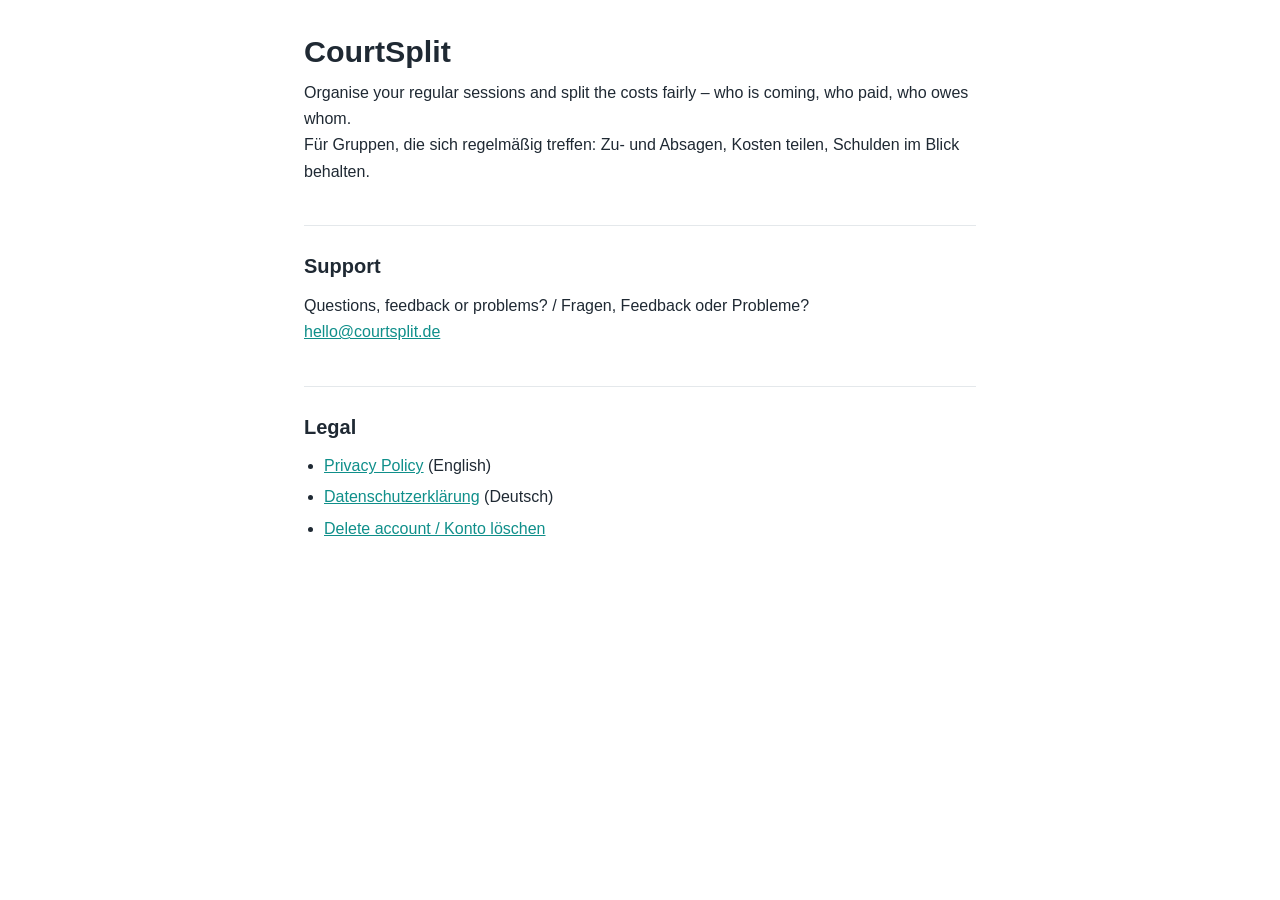
<file: index.html>
<!doctype html>
<html lang="en">
<head>
  <meta charset="utf-8">
  <meta name="viewport" content="width=device-width, initial-scale=1">
  <title>CourtSplit</title>
  <link rel="stylesheet" href="style.css">
</head>
<body>
<main>
  <h1>CourtSplit</h1>
  <p>
    Organise your regular sessions and split the costs fairly – who is coming, who paid, who owes whom.<br>
    Für Gruppen, die sich regelmäßig treffen: Zu- und Absagen, Kosten teilen, Schulden im Blick behalten.
  </p>

  <h2>Support</h2>
  <p>
    Questions, feedback or problems? / Fragen, Feedback oder Probleme?<br>
    <a href="mailto:hello@courtsplit.de">hello@courtsplit.de</a>
  </p>

  <h2>Legal</h2>
  <ul>
    <li><a href="privacy-en.html">Privacy Policy</a> (English)</li>
    <li><a href="privacy.html">Datenschutzerklärung</a> (Deutsch)</li>
    <li><a href="delete-account.html">Delete account / Konto löschen</a></li>
  </ul>
</main>
</body>
</html>
</file>
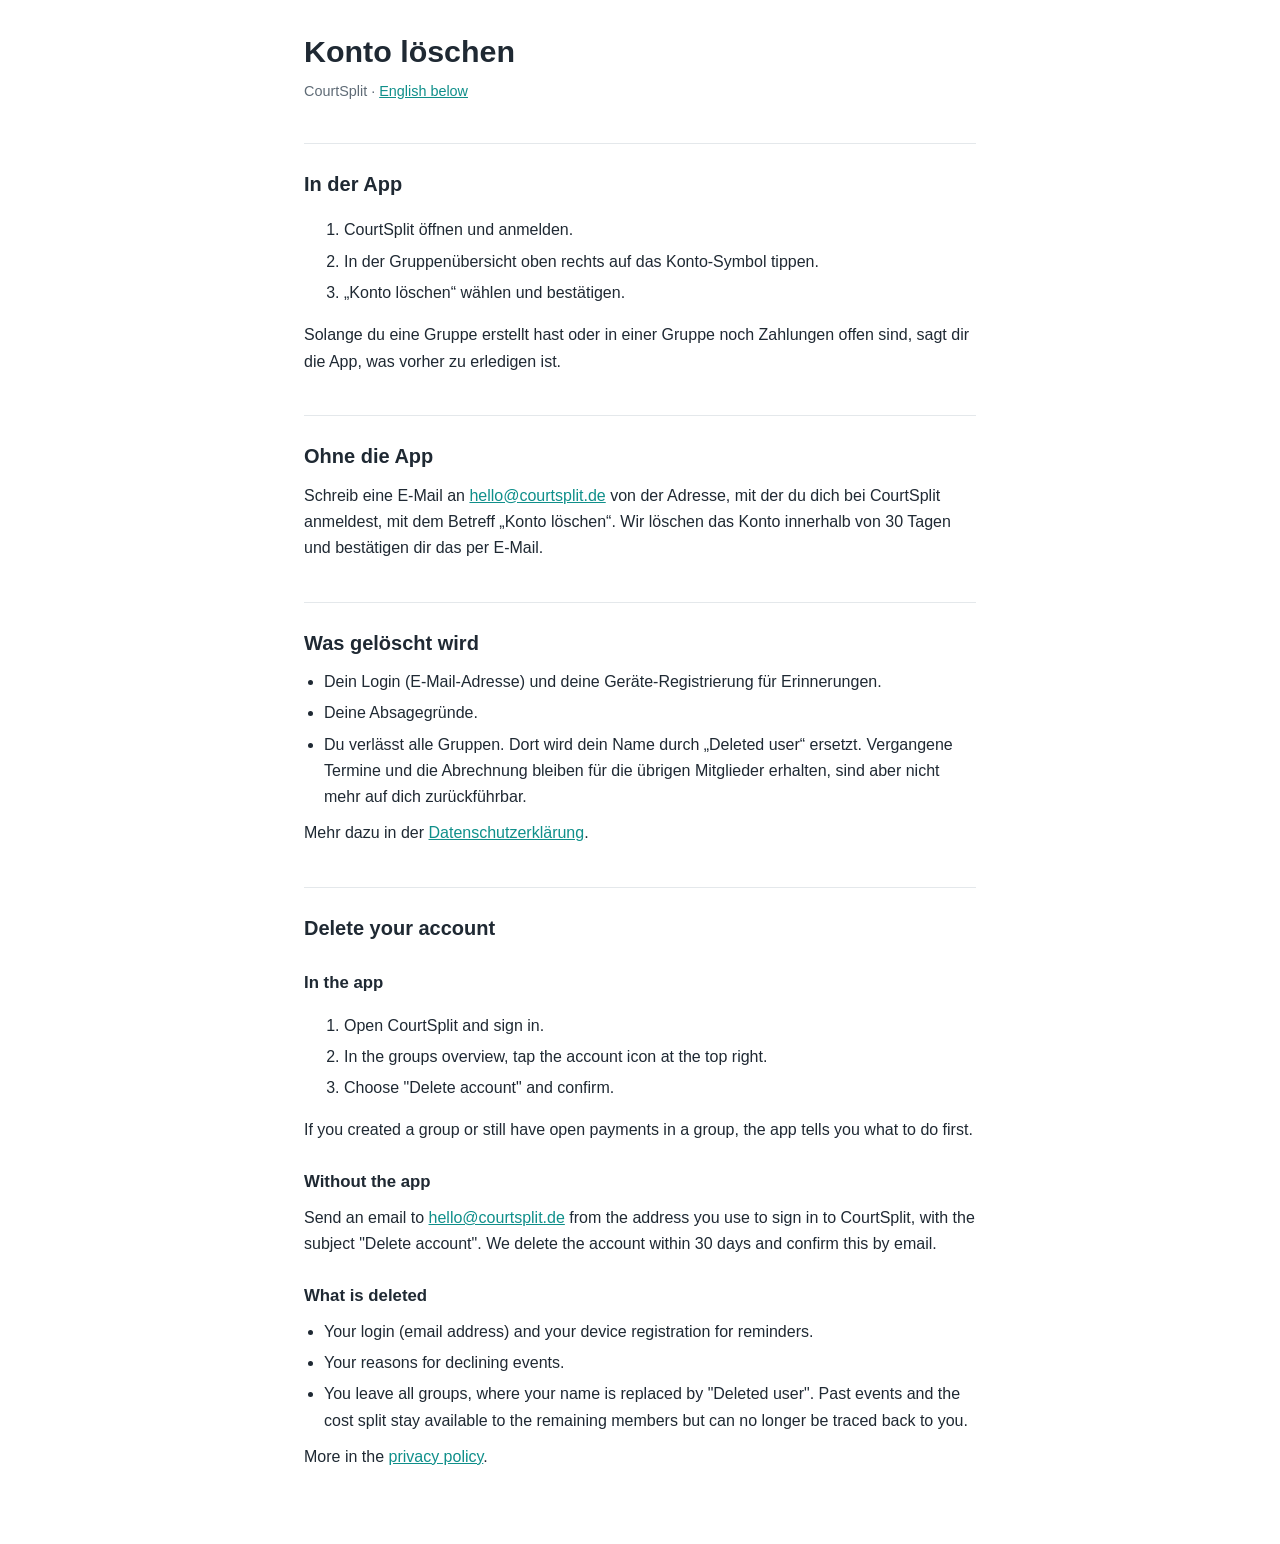
<file: delete-account.html>
<!doctype html>
<html lang="de">
<head>
  <meta charset="utf-8">
  <meta name="viewport" content="width=device-width, initial-scale=1">
  <title>Konto löschen – CourtSplit</title>
  <link rel="stylesheet" href="style.css">
</head>
<body>
<main>
  <h1>Konto löschen</h1>
  <p class="meta">CourtSplit · <a href="#en" hreflang="en">English below</a></p>

  <h2>In der App</h2>
  <ol>
    <li>CourtSplit öffnen und anmelden.</li>
    <li>In der Gruppenübersicht oben rechts auf das Konto-Symbol tippen.</li>
    <li>„Konto löschen“ wählen und bestätigen.</li>
  </ol>
  <p>
    Solange du eine Gruppe erstellt hast oder in einer Gruppe noch Zahlungen offen sind, sagt dir die
    App, was vorher zu erledigen ist.
  </p>

  <h2>Ohne die App</h2>
  <p>
    Schreib eine E-Mail an <a href="mailto:hello@courtsplit.de?subject=Konto%20l%C3%B6schen">hello@courtsplit.de</a>
    von der Adresse, mit der du dich bei CourtSplit anmeldest, mit dem Betreff „Konto löschen“. Wir
    löschen das Konto innerhalb von 30 Tagen und bestätigen dir das per E-Mail.
  </p>

  <h2>Was gelöscht wird</h2>
  <ul>
    <li>Dein Login (E-Mail-Adresse) und deine Geräte-Registrierung für Erinnerungen.</li>
    <li>Deine Absagegründe.</li>
    <li>
      Du verlässt alle Gruppen. Dort wird dein Name durch „Deleted user“ ersetzt. Vergangene Termine und
      die Abrechnung bleiben für die übrigen Mitglieder erhalten, sind aber nicht mehr auf dich
      zurückführbar.
    </li>
  </ul>
  <p>Mehr dazu in der <a href="privacy.html">Datenschutzerklärung</a>.</p>

  <h2 id="en" lang="en">Delete your account</h2>
  <div lang="en">
    <h3>In the app</h3>
    <ol>
      <li>Open CourtSplit and sign in.</li>
      <li>In the groups overview, tap the account icon at the top right.</li>
      <li>Choose "Delete account" and confirm.</li>
    </ol>
    <p>
      If you created a group or still have open payments in a group, the app tells you what to do first.
    </p>

    <h3>Without the app</h3>
    <p>
      Send an email to <a href="mailto:hello@courtsplit.de?subject=Delete%20account">hello@courtsplit.de</a>
      from the address you use to sign in to CourtSplit, with the subject "Delete account". We delete the
      account within 30 days and confirm this by email.
    </p>

    <h3>What is deleted</h3>
    <ul>
      <li>Your login (email address) and your device registration for reminders.</li>
      <li>Your reasons for declining events.</li>
      <li>
        You leave all groups, where your name is replaced by "Deleted user". Past events and the cost
        split stay available to the remaining members but can no longer be traced back to you.
      </li>
    </ul>
    <p>More in the <a href="privacy-en.html">privacy policy</a>.</p>
  </div>
</main>
</body>
</html>
</file>
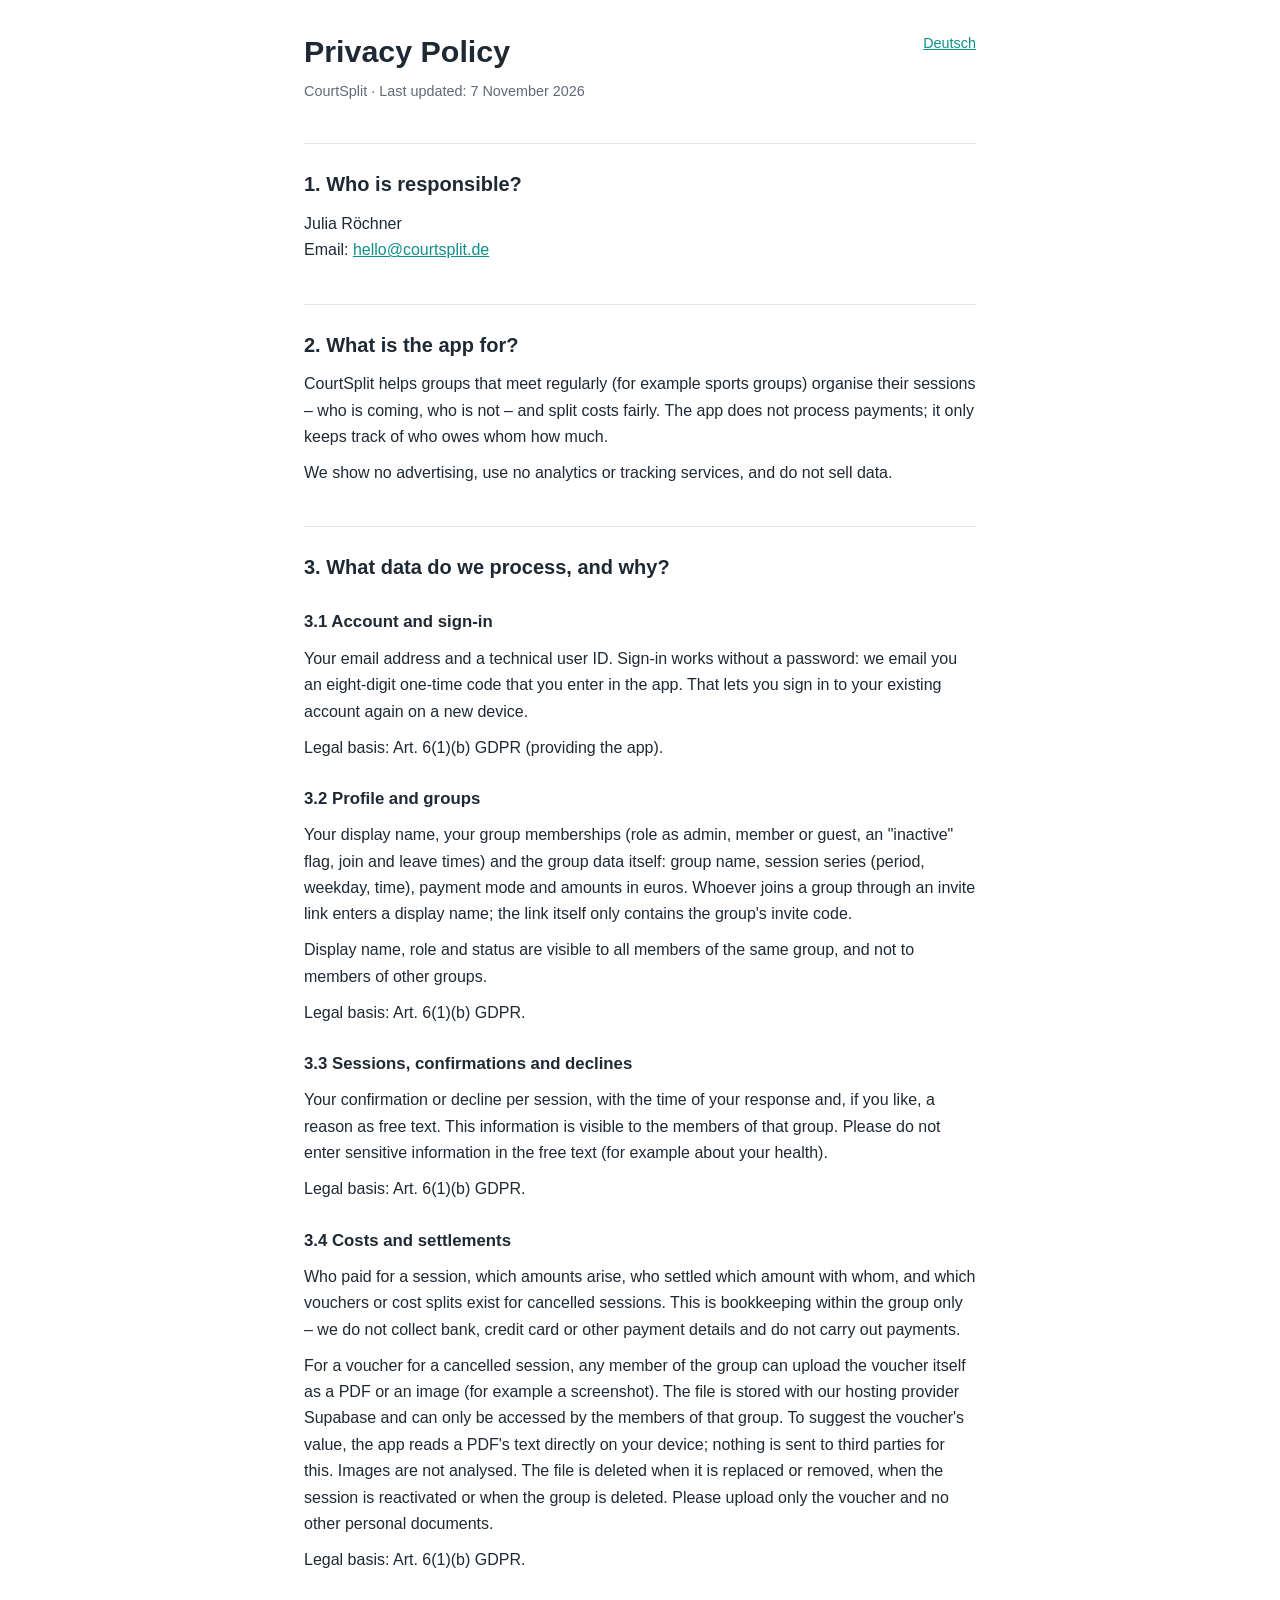
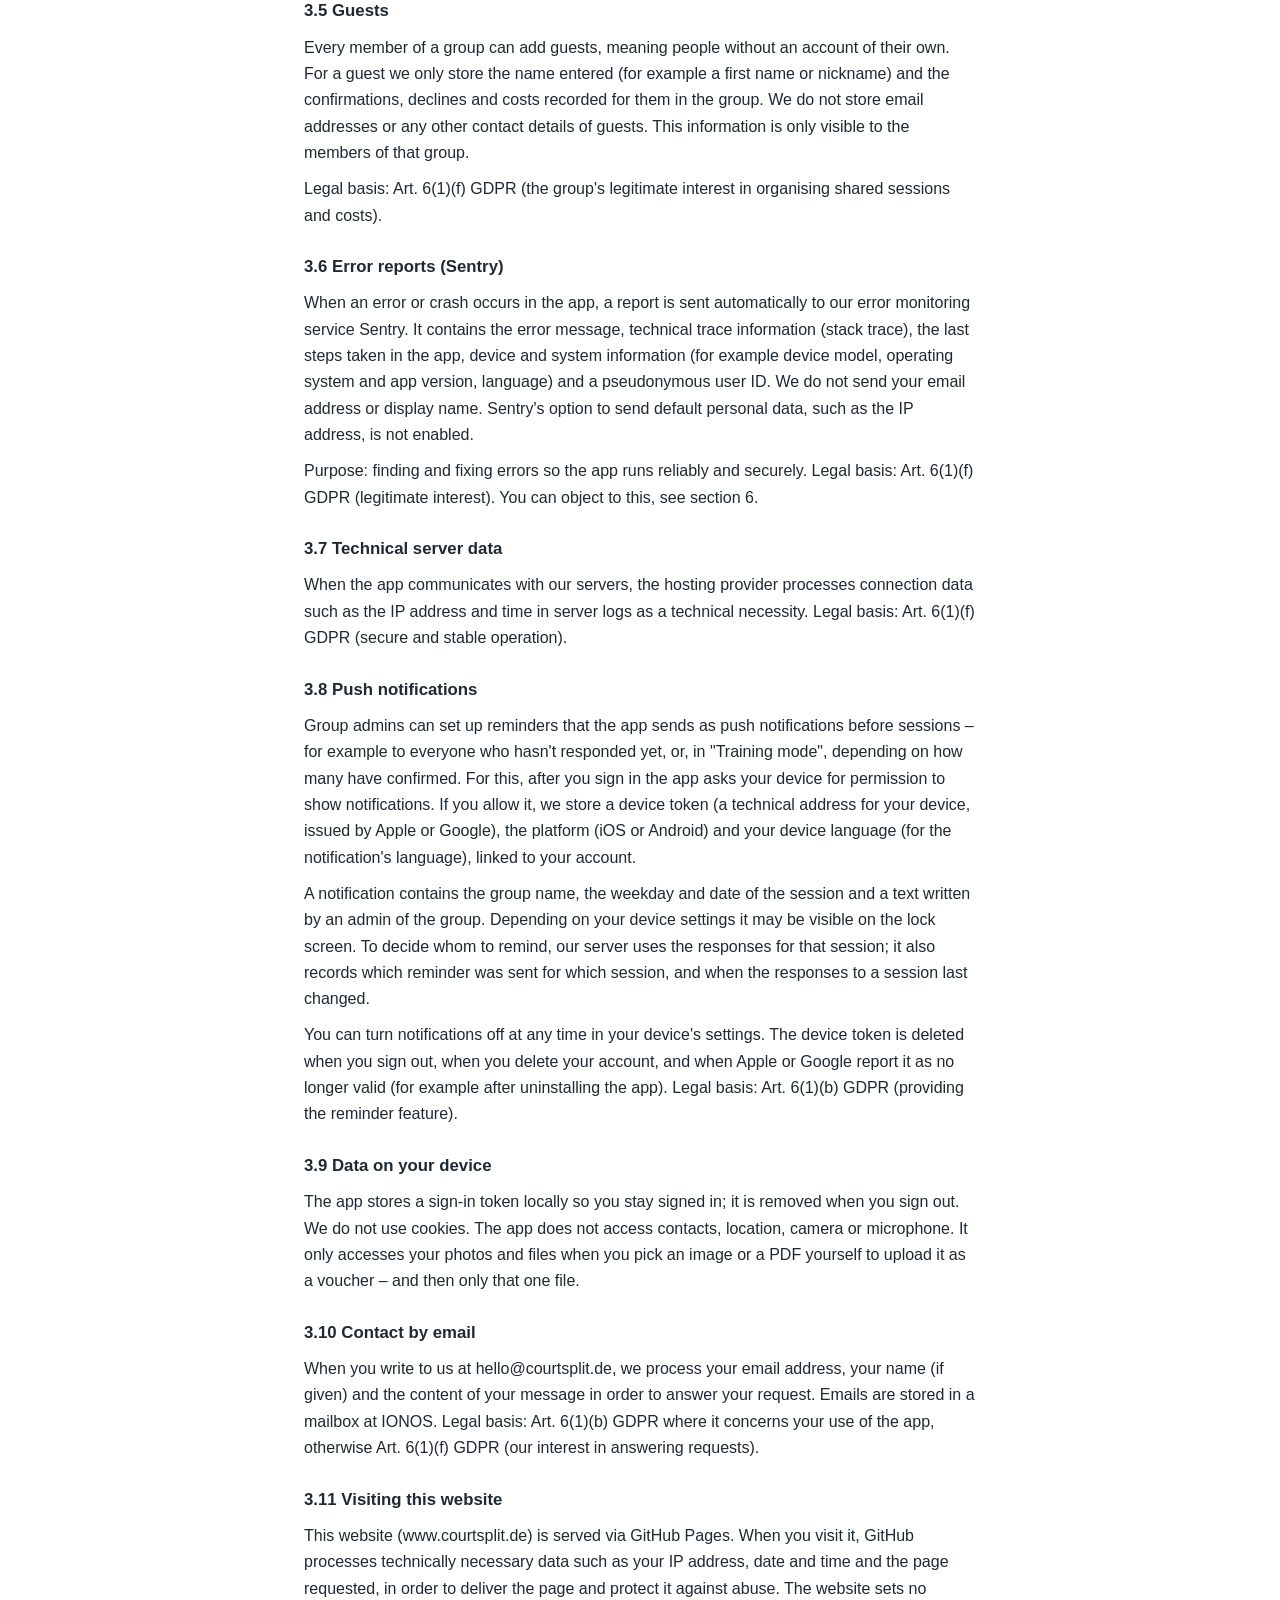
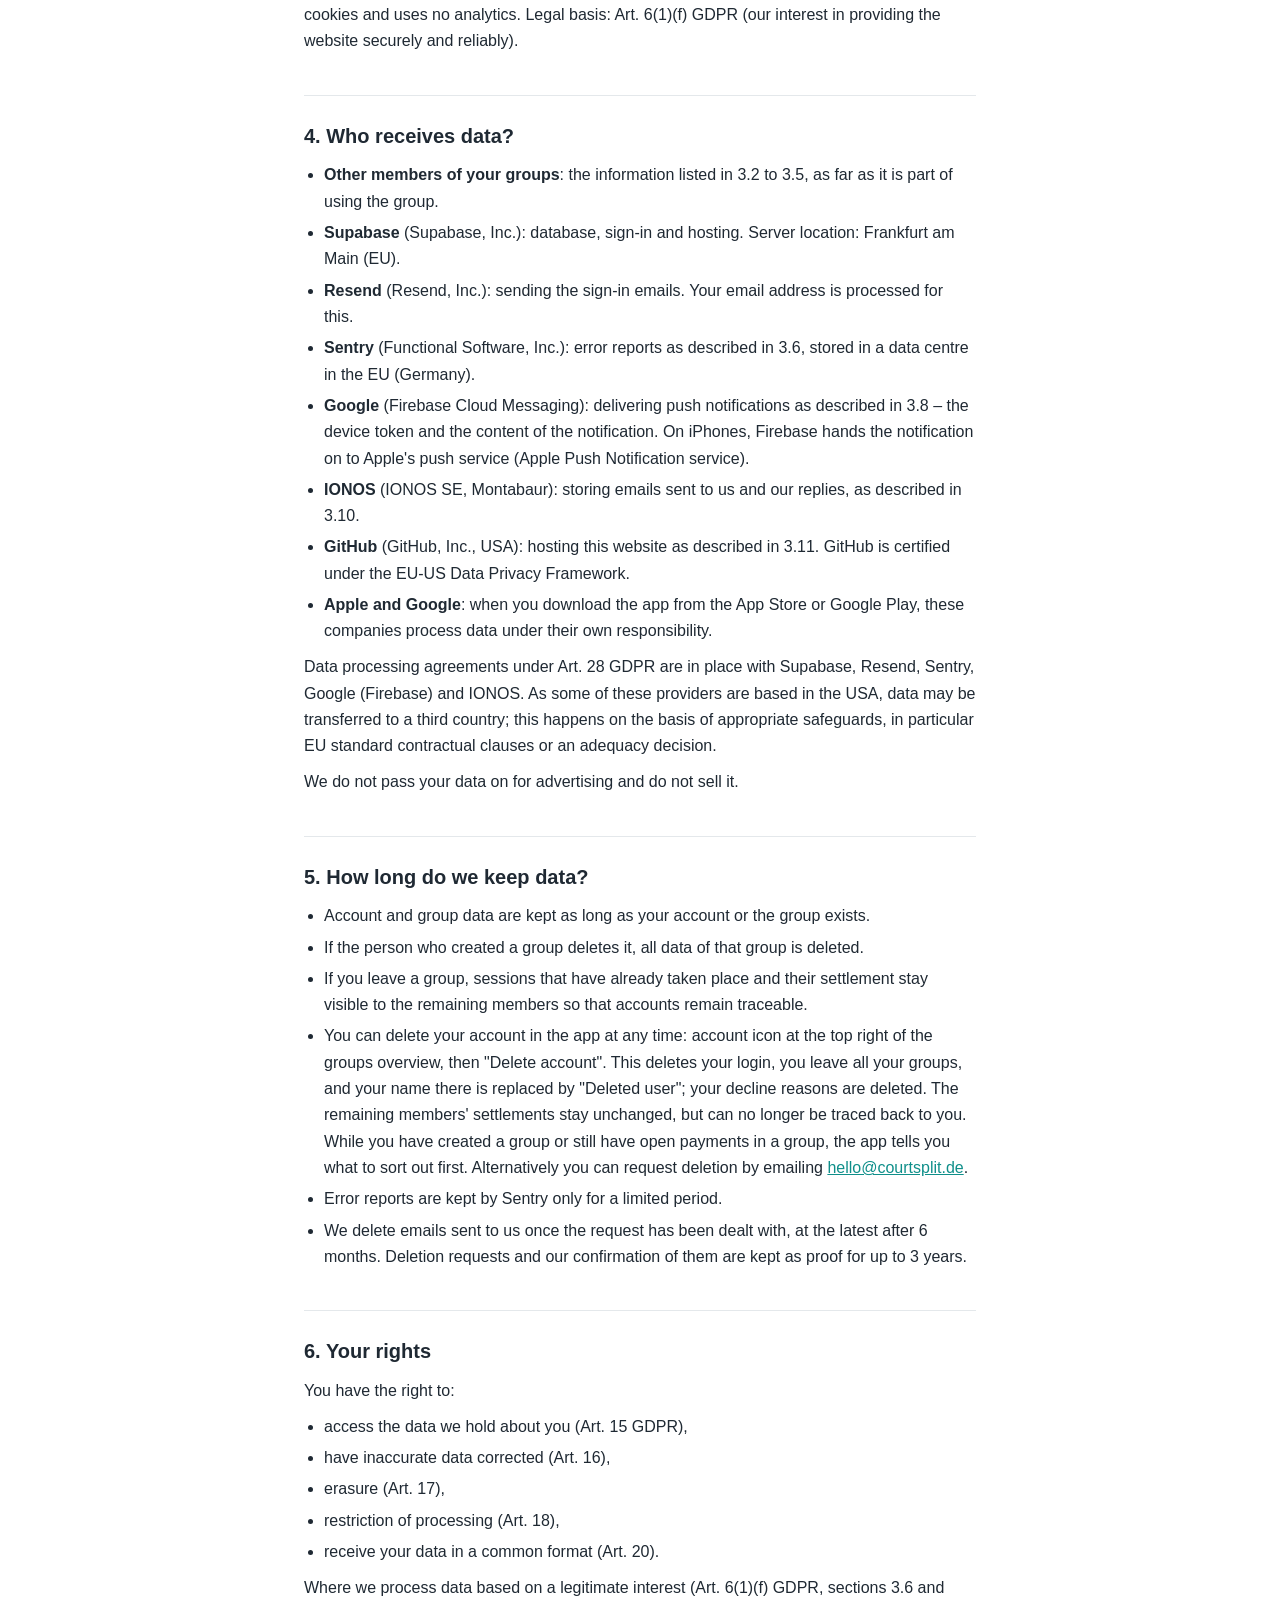
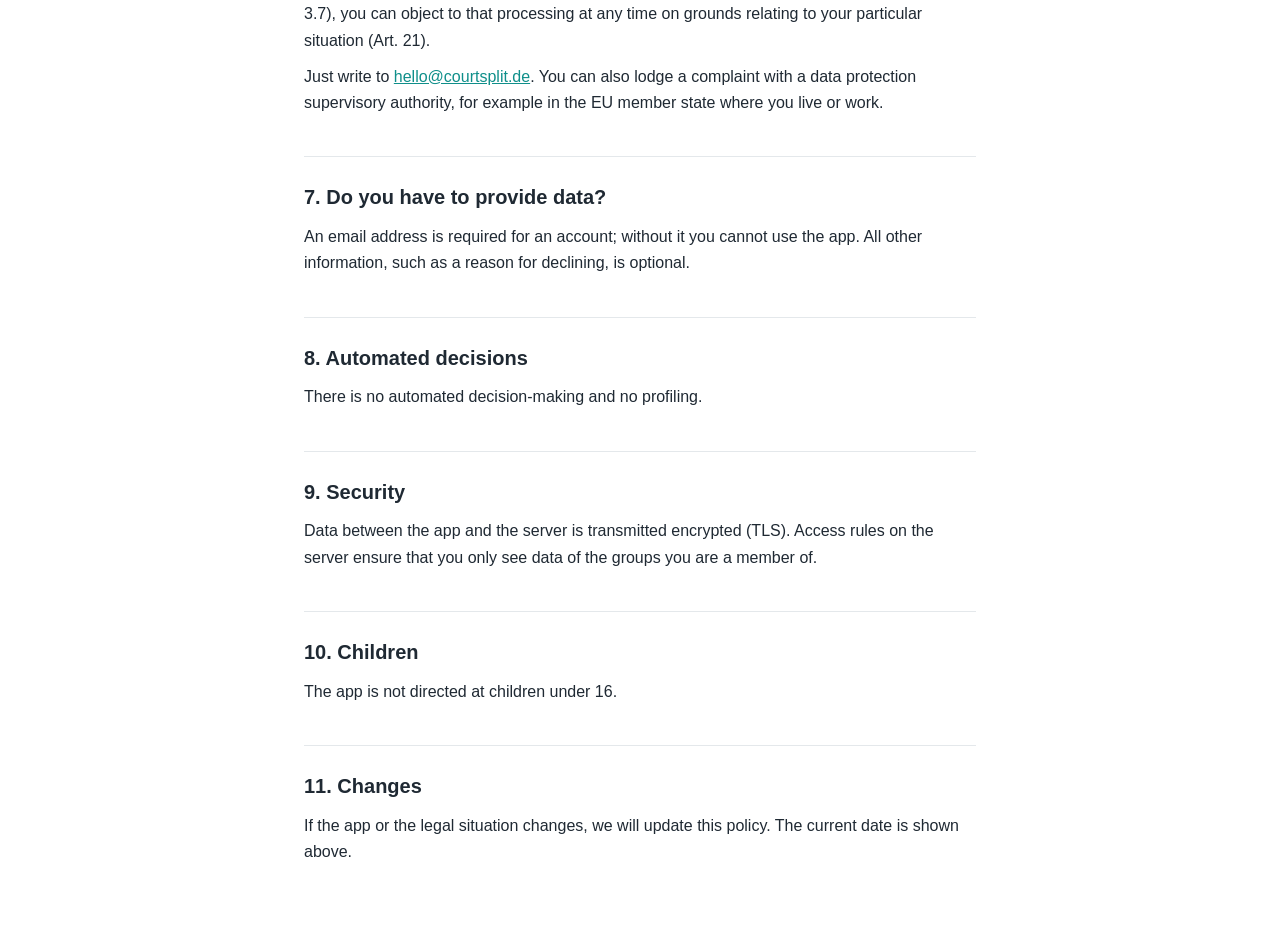
<file: privacy-en.html>
<!doctype html>
<html lang="en">
<head>
  <meta charset="utf-8">
  <meta name="viewport" content="width=device-width, initial-scale=1">
  <title>Privacy Policy – CourtSplit</title>
  <link rel="stylesheet" href="style.css">
</head>
<body>
<main>
  <a class="lang" href="privacy.html" hreflang="de">Deutsch</a>
  <h1>Privacy Policy</h1>
  <p class="meta">CourtSplit · Last updated: 7 November 2026</p>

  <h2>1. Who is responsible?</h2>
  <p>
    Julia Röchner<br>
    Email: <a href="mailto:hello@courtsplit.de">hello@courtsplit.de</a>
  </p>

  <h2>2. What is the app for?</h2>
  <p>
    CourtSplit helps groups that meet regularly (for example sports groups) organise their sessions –
    who is coming, who is not – and split costs fairly. The app does not process payments; it only keeps
    track of who owes whom how much.
  </p>
  <p>
    We show no advertising, use no analytics or tracking services, and do not sell data.
  </p>

  <h2>3. What data do we process, and why?</h2>

  <h3>3.1 Account and sign-in</h3>
  <p>
    Your email address and a technical user ID. Sign-in works without a password: we email you an eight-digit
    one-time code that you enter in the app. That lets you sign in to your existing account again on a new
    device.
  </p>
  <p>Legal basis: Art. 6(1)(b) GDPR (providing the app).</p>

  <h3>3.2 Profile and groups</h3>
  <p>
    Your display name, your group memberships (role as admin, member or guest, an "inactive" flag, join and
    leave times) and the group data itself: group name, session series (period, weekday, time), payment
    mode and amounts in euros. Whoever joins a group through an invite link enters a display name; the link
    itself only contains the group's invite code.
  </p>
  <p>
    Display name, role and status are visible to all members of the same group, and not to members of
    other groups.
  </p>
  <p>Legal basis: Art. 6(1)(b) GDPR.</p>

  <h3>3.3 Sessions, confirmations and declines</h3>
  <p>
    Your confirmation or decline per session, with the time of your response and, if you like, a reason as
    free text. This information is visible to the members of that group. Please do not enter sensitive
    information in the free text (for example about your health).
  </p>
  <p>Legal basis: Art. 6(1)(b) GDPR.</p>

  <h3>3.4 Costs and settlements</h3>
  <p>
    Who paid for a session, which amounts arise, who settled which amount with whom, and which vouchers or
    cost splits exist for cancelled sessions. This is bookkeeping within the group only – we do not collect
    bank, credit card or other payment details and do not carry out payments.
  </p>
  <p>
    For a voucher for a cancelled session, any member of the group can upload the voucher itself as a PDF
    or an image (for example a screenshot). The file is stored with our hosting provider Supabase and can only be accessed by the members of that
    group. To suggest the voucher's value, the app reads a PDF's text directly on your device; nothing is
    sent to third parties for this. Images are not analysed. The file is deleted when it is replaced or removed, when the session is
    reactivated or when the group is deleted. Please upload only the voucher and no other personal documents.
  </p>
  <p>Legal basis: Art. 6(1)(b) GDPR.</p>

  <h3>3.5 Guests</h3>
  <p>
    Every member of a group can add guests, meaning people without an account of their own. For a guest we
    only store the name entered (for example a first name or nickname) and the confirmations, declines and
    costs recorded for them in the group. We do not store email addresses or any other contact details of
    guests. This information is only visible to the members of that group.
  </p>
  <p>
    Legal basis: Art. 6(1)(f) GDPR (the group's legitimate interest in organising shared sessions and
    costs).
  </p>

  <h3>3.6 Error reports (Sentry)</h3>
  <p>
    When an error or crash occurs in the app, a report is sent automatically to our error monitoring service
    Sentry. It contains the error message, technical trace information (stack trace), the last steps taken
    in the app, device and system information (for example device model, operating system and app version,
    language) and a pseudonymous user ID. We do not send your email address or display name. Sentry's option
    to send default personal data, such as the IP address, is not enabled.
  </p>
  <p>
    Purpose: finding and fixing errors so the app runs reliably and securely. Legal basis: Art. 6(1)(f) GDPR
    (legitimate interest). You can object to this, see section 6.
  </p>

  <h3>3.7 Technical server data</h3>
  <p>
    When the app communicates with our servers, the hosting provider processes connection data such as the
    IP address and time in server logs as a technical necessity. Legal basis: Art. 6(1)(f) GDPR (secure and
    stable operation).
  </p>

  <h3>3.8 Push notifications</h3>
  <p>
    Group admins can set up reminders that the app sends as push notifications before sessions – for
    example to everyone who hasn't responded yet, or, in "Training mode", depending on how many have
    confirmed. For this, after you sign in the app asks your device for permission to show notifications.
    If you allow it, we store a device token (a technical address for your device, issued by Apple or
    Google), the platform (iOS or Android) and your device language (for the notification's language),
    linked to your account.
  </p>
  <p>
    A notification contains the group name, the weekday and date of the session and a text written by an
    admin of the group. Depending on your device settings it may be visible on the lock screen. To decide
    whom to remind, our server uses the responses for that session; it also records which reminder was sent
    for which session, and when the responses to a session last changed.
  </p>
  <p>
    You can turn notifications off at any time in your device's settings. The device token is deleted when
    you sign out, when you delete your account, and when Apple or Google report it as no longer valid (for
    example after uninstalling the app). Legal basis: Art. 6(1)(b) GDPR (providing the reminder feature).
  </p>

  <h3>3.9 Data on your device</h3>
  <p>
    The app stores a sign-in token locally so you stay signed in; it is removed when you sign out. We do
    not use cookies. The app does not access contacts, location, camera or microphone. It only accesses your photos and
    files when you pick an image or a PDF yourself to upload it as a voucher – and then only that one file.
  </p>

  <h3>3.10 Contact by email</h3>
  <p>
    When you write to us at hello@courtsplit.de, we process your email address, your name (if given) and
    the content of your message in order to answer your request. Emails are stored in a mailbox at IONOS.
    Legal basis: Art. 6(1)(b) GDPR where it concerns your use of the app, otherwise
    Art. 6(1)(f) GDPR (our interest in answering requests).
  </p>

  <h3>3.11 Visiting this website</h3>
  <p>
    This website (www.courtsplit.de) is served via GitHub Pages. When you visit it, GitHub processes
    technically necessary data such as your IP address, date and time and the page requested, in order to
    deliver the page and protect it against abuse. The website sets no cookies and uses no analytics.
    Legal basis: Art. 6(1)(f) GDPR (our interest in providing the website securely and reliably).
  </p>

  <h2>4. Who receives data?</h2>
  <ul>
    <li>
      <strong>Other members of your groups</strong>: the information listed in 3.2 to 3.5, as far as it is
      part of using the group.
    </li>
    <li>
      <strong>Supabase</strong> (Supabase, Inc.): database, sign-in and hosting. Server location:
      Frankfurt am Main (EU).
    </li>
    <li>
      <strong>Resend</strong> (Resend, Inc.): sending the sign-in emails. Your email address is processed
      for this.
    </li>
    <li>
      <strong>Sentry</strong> (Functional Software, Inc.): error reports as described in 3.6, stored in a
      data centre in the EU (Germany).
    </li>
    <li>
      <strong>Google</strong> (Firebase Cloud Messaging): delivering push notifications as described in
      3.8 – the device token and the content of the notification. On iPhones, Firebase hands the
      notification on to Apple's push service (Apple Push Notification service).
    </li>
    <li>
      <strong>IONOS</strong> (IONOS SE, Montabaur): storing emails sent to us and our replies, as described
      in 3.10.
    </li>
    <li>
      <strong>GitHub</strong> (GitHub, Inc., USA): hosting this website as described in 3.11. GitHub is
      certified under the EU-US Data Privacy Framework.
    </li>
    <li>
      <strong>Apple and Google</strong>: when you download the app from the App Store or Google Play, these
      companies process data under their own responsibility.
    </li>
  </ul>
  <p>
    Data processing agreements under Art. 28 GDPR are in place with Supabase, Resend, Sentry, Google
    (Firebase) and IONOS. As some of these providers are
    based in the USA, data may be transferred to a third country; this happens on the basis of appropriate
    safeguards, in particular EU standard contractual clauses or an adequacy decision.
  </p>
  <p>We do not pass your data on for advertising and do not sell it.</p>

  <h2>5. How long do we keep data?</h2>
  <ul>
    <li>Account and group data are kept as long as your account or the group exists.</li>
    <li>If the person who created a group deletes it, all data of that group is deleted.</li>
    <li>
      If you leave a group, sessions that have already taken place and their settlement stay visible to the
      remaining members so that accounts remain traceable.
    </li>
    <li>
      You can delete your account in the app at any time: account icon at the top right of the groups
      overview, then "Delete account". This deletes your login, you leave all your groups, and your name
      there is replaced by "Deleted user"; your decline reasons are deleted. The remaining members'
      settlements stay unchanged, but can no longer be traced back to you. While you have created a group
      or still have open payments in a group, the app tells you what to sort out first. Alternatively you
      can request deletion by emailing <a href="mailto:hello@courtsplit.de">hello@courtsplit.de</a>.
    </li>
    <li>Error reports are kept by Sentry only for a limited period.</li>
    <li>
      We delete emails sent to us once the request has been dealt with, at the latest after 6 months.
      Deletion requests and our confirmation of them are kept as proof for up to 3 years.
    </li>
  </ul>

  <h2>6. Your rights</h2>
  <p>You have the right to:</p>
  <ul>
    <li>access the data we hold about you (Art. 15 GDPR),</li>
    <li>have inaccurate data corrected (Art. 16),</li>
    <li>erasure (Art. 17),</li>
    <li>restriction of processing (Art. 18),</li>
    <li>receive your data in a common format (Art. 20).</li>
  </ul>
  <p>
    Where we process data based on a legitimate interest (Art. 6(1)(f) GDPR, sections 3.6 and 3.7), you can
    object to that processing at any time on grounds relating to your particular situation (Art. 21).
  </p>
  <p>
    Just write to <a href="mailto:hello@courtsplit.de">hello@courtsplit.de</a>. You can also lodge a
    complaint with a data protection supervisory authority, for example in the EU member state where you
    live or work.
  </p>

  <h2>7. Do you have to provide data?</h2>
  <p>
    An email address is required for an account; without it you cannot use the app. All other information,
    such as a reason for declining, is optional.
  </p>

  <h2>8. Automated decisions</h2>
  <p>There is no automated decision-making and no profiling.</p>

  <h2>9. Security</h2>
  <p>
    Data between the app and the server is transmitted encrypted (TLS). Access rules on the server ensure
    that you only see data of the groups you are a member of.
  </p>

  <h2>10. Children</h2>
  <p>The app is not directed at children under 16.</p>

  <h2>11. Changes</h2>
  <p>
    If the app or the legal situation changes, we will update this policy. The current date is shown above.
  </p>
</main>
</body>
</html>
</file>
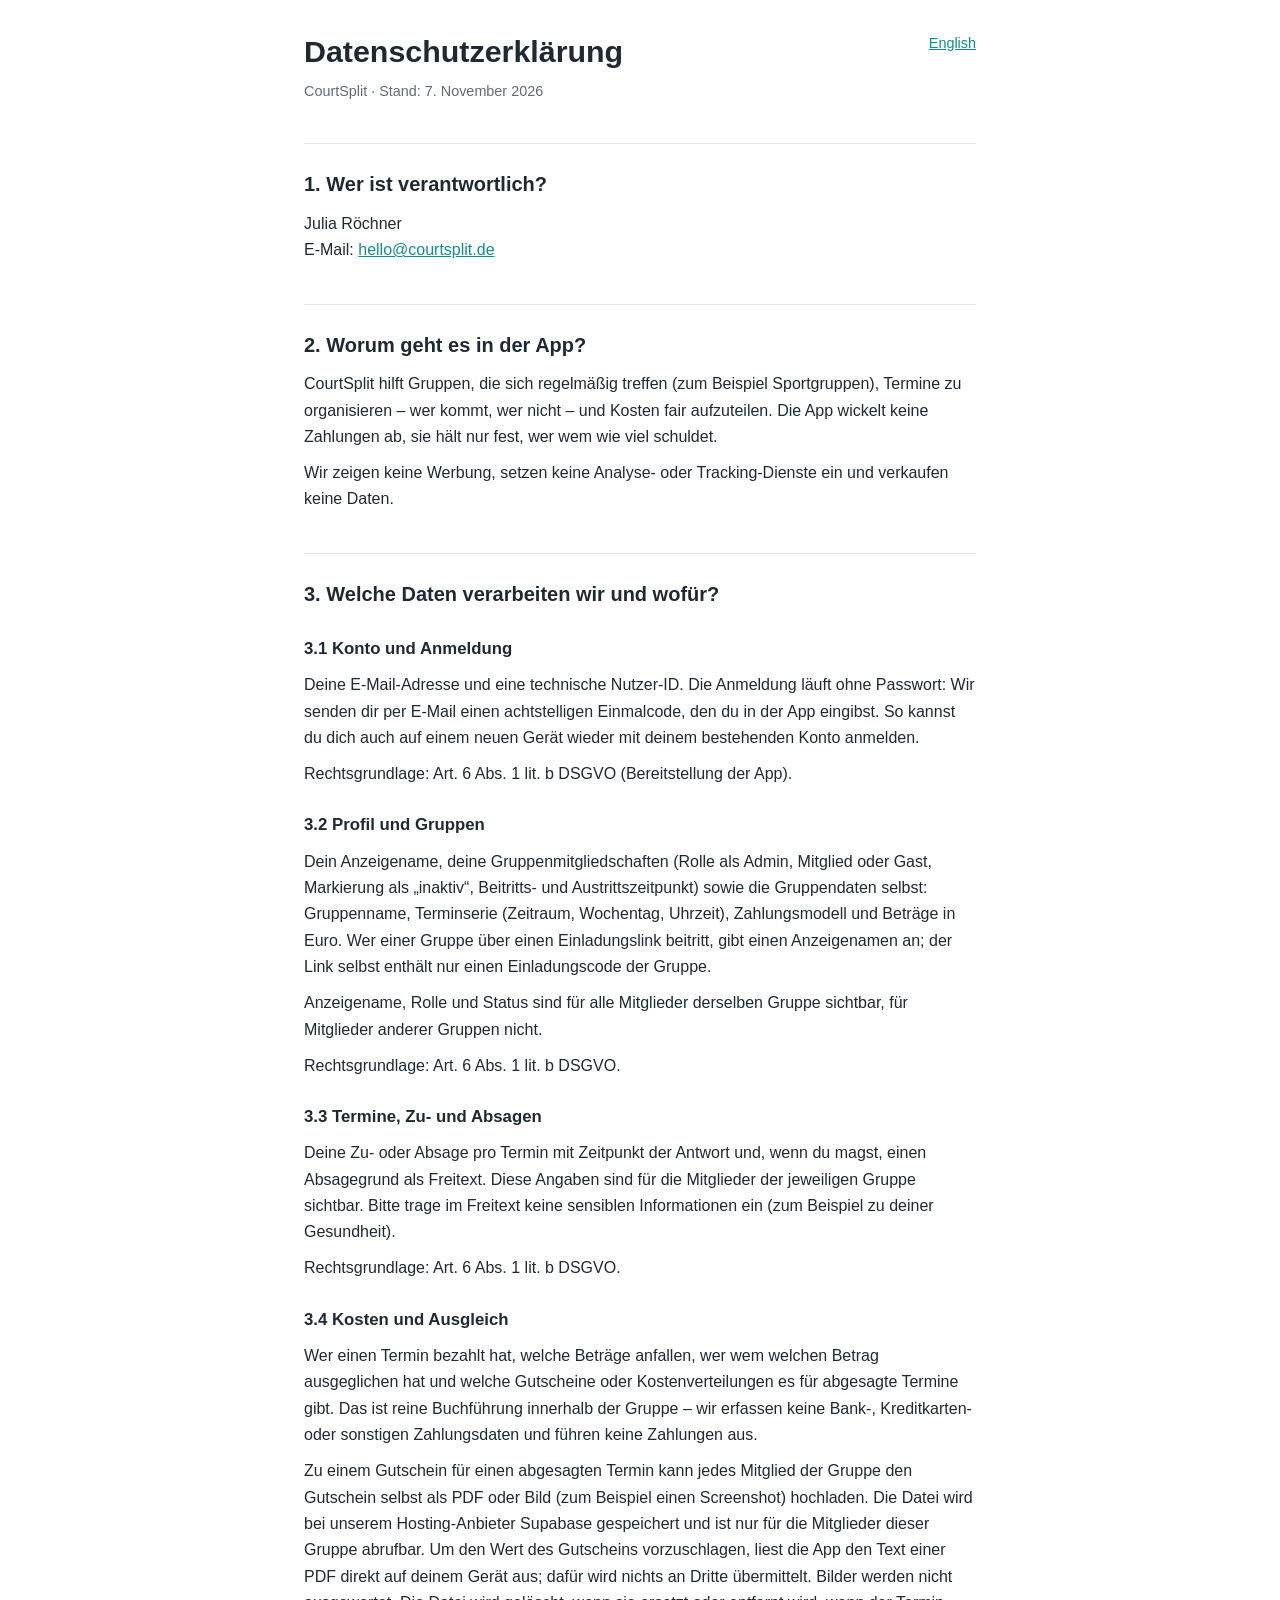
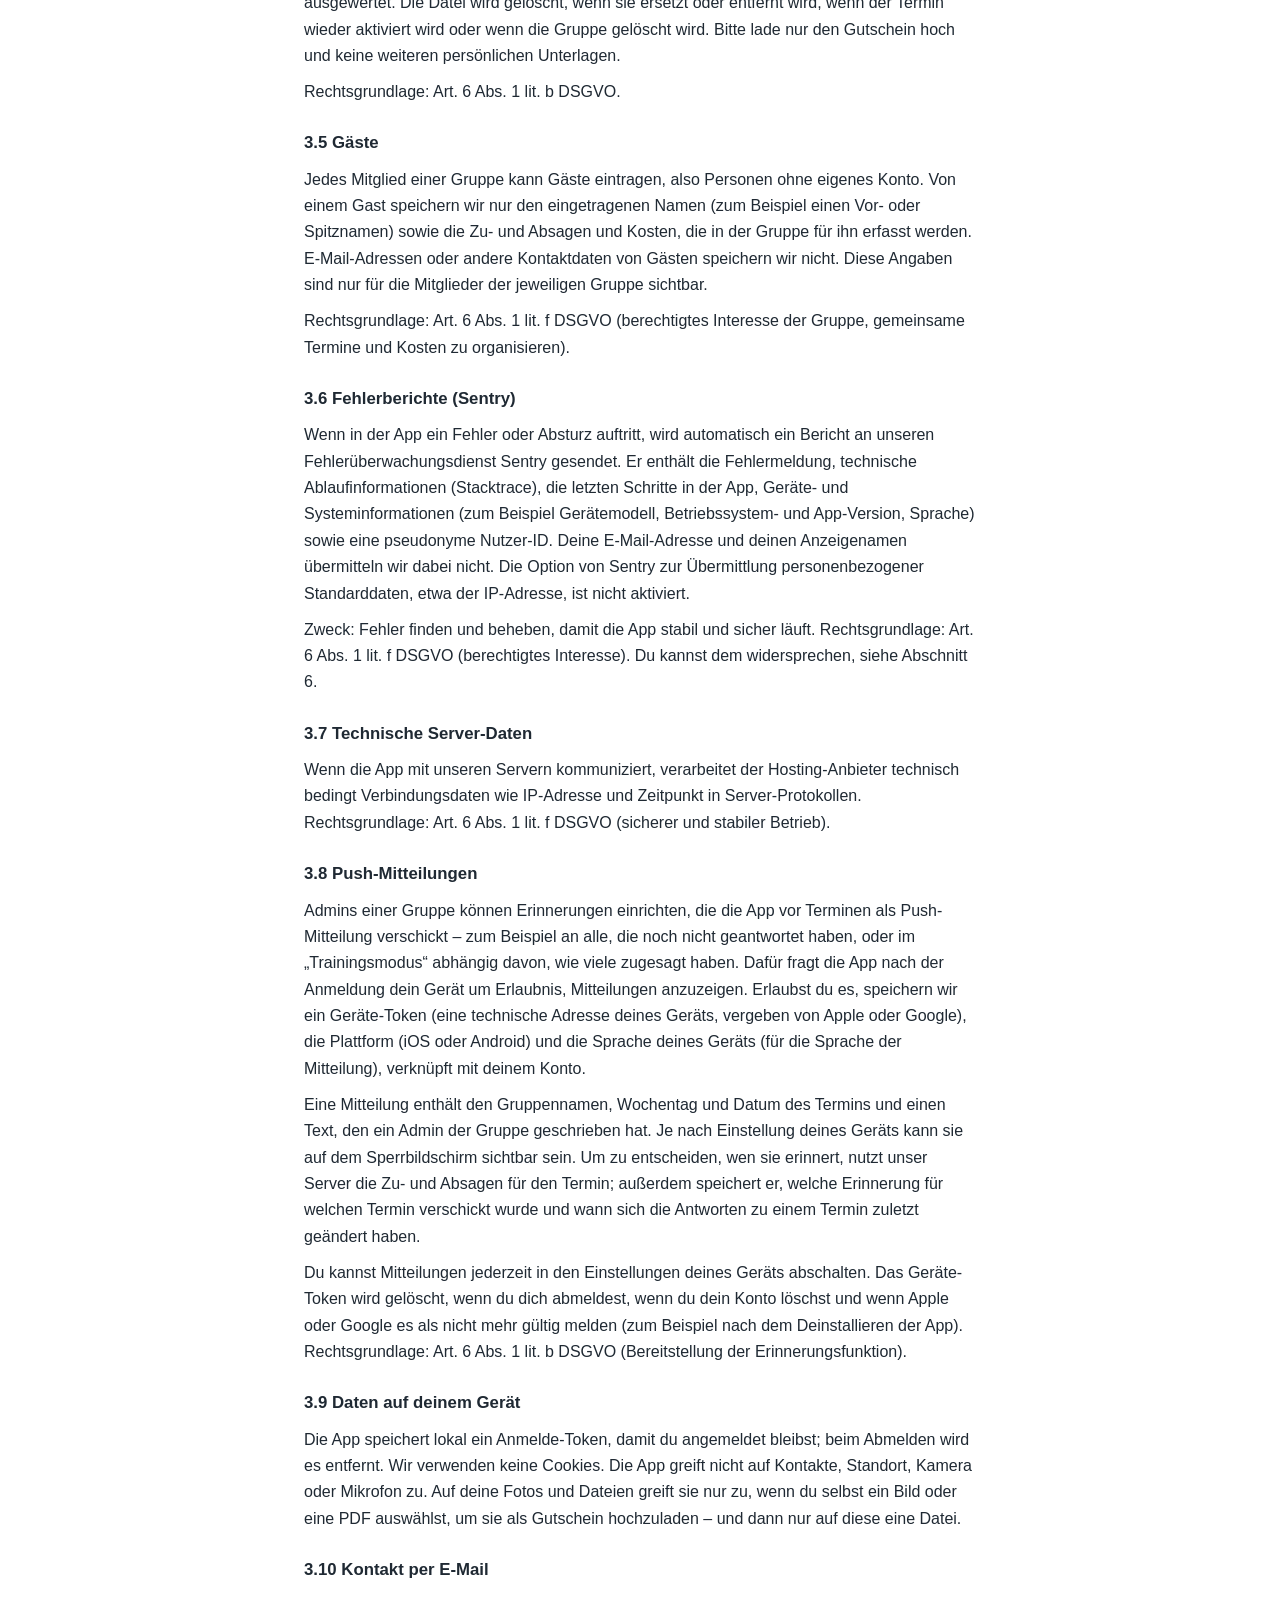
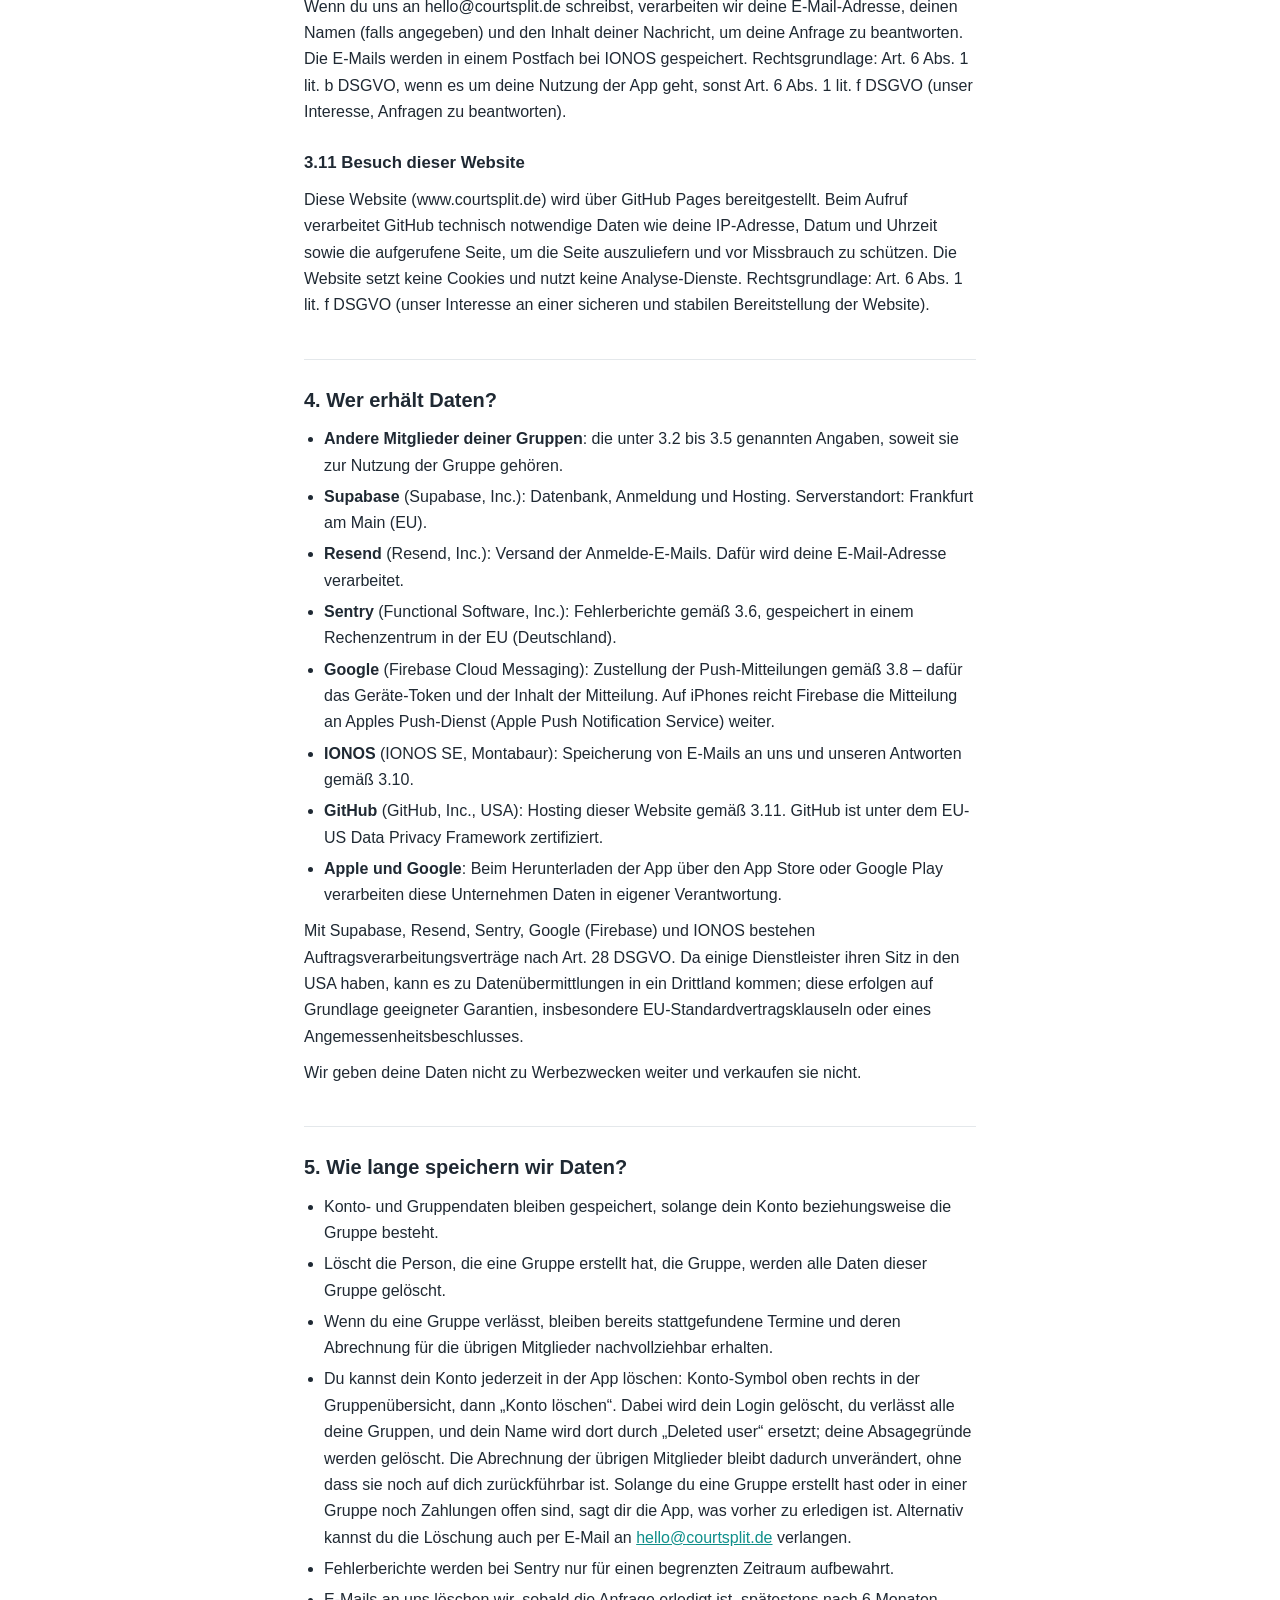
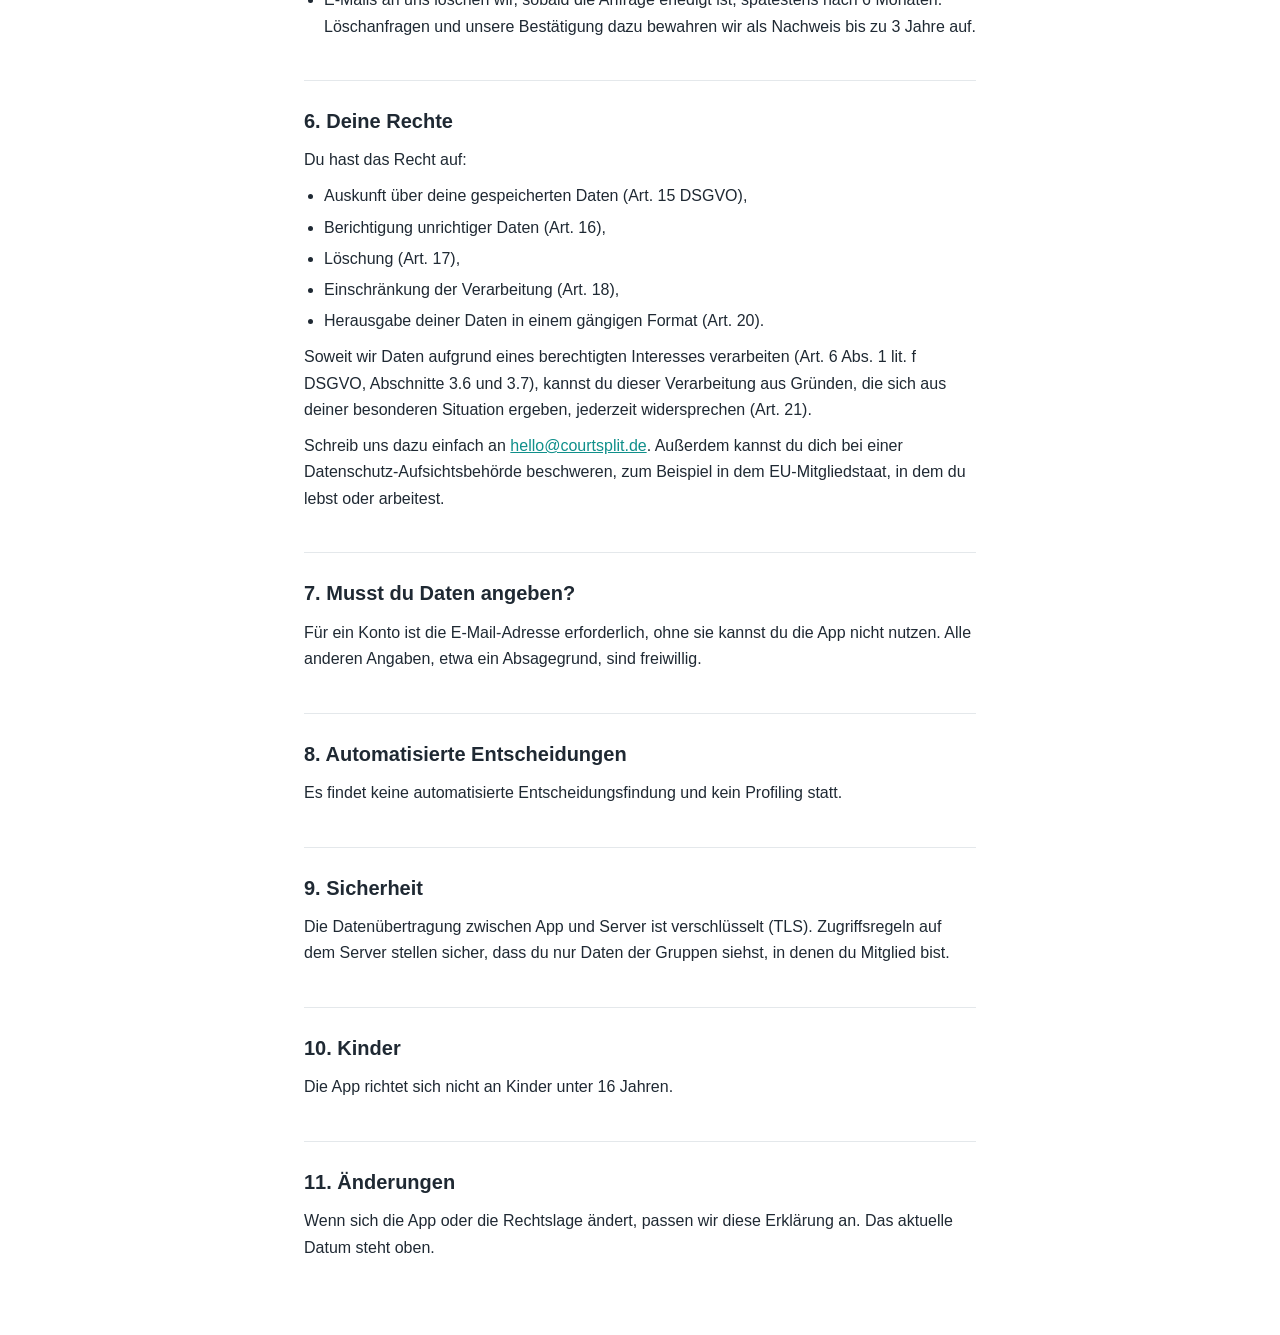
<file: privacy.html>
<!doctype html>
<html lang="de">
<head>
  <meta charset="utf-8">
  <meta name="viewport" content="width=device-width, initial-scale=1">
  <title>Datenschutzerklärung – CourtSplit</title>
  <link rel="stylesheet" href="style.css">
</head>
<body>
<main>
  <a class="lang" href="privacy-en.html" hreflang="en">English</a>
  <h1>Datenschutzerklärung</h1>
  <p class="meta">CourtSplit · Stand: 7. November 2026</p>

  <h2>1. Wer ist verantwortlich?</h2>
  <p>
    Julia Röchner<br>
    E-Mail: <a href="mailto:hello@courtsplit.de">hello@courtsplit.de</a>
  </p>

  <h2>2. Worum geht es in der App?</h2>
  <p>
    CourtSplit hilft Gruppen, die sich regelmäßig treffen (zum Beispiel Sportgruppen), Termine zu
    organisieren – wer kommt, wer nicht – und Kosten fair aufzuteilen. Die App wickelt keine
    Zahlungen ab, sie hält nur fest, wer wem wie viel schuldet.
  </p>
  <p>
    Wir zeigen keine Werbung, setzen keine Analyse- oder Tracking-Dienste ein und verkaufen keine Daten.
  </p>

  <h2>3. Welche Daten verarbeiten wir und wofür?</h2>

  <h3>3.1 Konto und Anmeldung</h3>
  <p>
    Deine E-Mail-Adresse und eine technische Nutzer-ID. Die Anmeldung läuft ohne Passwort: Wir senden
    dir per E-Mail einen achtstelligen Einmalcode, den du in der App eingibst. So kannst du dich auch auf
    einem neuen Gerät wieder mit deinem bestehenden Konto anmelden.
  </p>
  <p>Rechtsgrundlage: Art. 6 Abs. 1 lit. b DSGVO (Bereitstellung der App).</p>

  <h3>3.2 Profil und Gruppen</h3>
  <p>
    Dein Anzeigename, deine Gruppenmitgliedschaften (Rolle als Admin, Mitglied oder Gast, Markierung als
    „inaktiv“, Beitritts- und Austrittszeitpunkt) sowie die Gruppendaten selbst: Gruppenname, Terminserie
    (Zeitraum, Wochentag, Uhrzeit), Zahlungsmodell und Beträge in Euro. Wer einer Gruppe über einen
    Einladungslink beitritt, gibt einen Anzeigenamen an; der Link selbst enthält nur einen Einladungscode
    der Gruppe.
  </p>
  <p>
    Anzeigename, Rolle und Status sind für alle Mitglieder derselben Gruppe sichtbar, für Mitglieder anderer
    Gruppen nicht.
  </p>
  <p>Rechtsgrundlage: Art. 6 Abs. 1 lit. b DSGVO.</p>

  <h3>3.3 Termine, Zu- und Absagen</h3>
  <p>
    Deine Zu- oder Absage pro Termin mit Zeitpunkt der Antwort und, wenn du magst, einen Absagegrund als
    Freitext. Diese Angaben sind für die Mitglieder der jeweiligen Gruppe sichtbar. Bitte trage im Freitext
    keine sensiblen Informationen ein (zum Beispiel zu deiner Gesundheit).
  </p>
  <p>Rechtsgrundlage: Art. 6 Abs. 1 lit. b DSGVO.</p>

  <h3>3.4 Kosten und Ausgleich</h3>
  <p>
    Wer einen Termin bezahlt hat, welche Beträge anfallen, wer wem welchen Betrag ausgeglichen hat und
    welche Gutscheine oder Kostenverteilungen es für abgesagte Termine gibt. Das ist reine Buchführung
    innerhalb der Gruppe – wir erfassen keine Bank-, Kreditkarten- oder sonstigen Zahlungsdaten und führen
    keine Zahlungen aus.
  </p>
  <p>
    Zu einem Gutschein für einen abgesagten Termin kann jedes Mitglied der Gruppe den Gutschein selbst als
    PDF oder Bild (zum Beispiel einen Screenshot) hochladen. Die Datei wird bei unserem Hosting-Anbieter
    Supabase gespeichert und ist nur für die Mitglieder dieser Gruppe abrufbar. Um den Wert des Gutscheins
    vorzuschlagen, liest die App den Text einer PDF direkt auf deinem Gerät aus; dafür wird nichts an Dritte
    übermittelt. Bilder werden nicht ausgewertet. Die Datei wird gelöscht, wenn
    sie ersetzt oder entfernt wird, wenn der Termin wieder aktiviert wird oder wenn die Gruppe gelöscht wird.
    Bitte lade nur den Gutschein hoch und keine weiteren persönlichen Unterlagen.
  </p>
  <p>Rechtsgrundlage: Art. 6 Abs. 1 lit. b DSGVO.</p>

  <h3>3.5 Gäste</h3>
  <p>
    Jedes Mitglied einer Gruppe kann Gäste eintragen, also Personen ohne eigenes Konto. Von einem Gast
    speichern wir nur den eingetragenen Namen (zum Beispiel einen Vor- oder Spitznamen) sowie die Zu- und
    Absagen und Kosten, die in der Gruppe für ihn erfasst werden. E-Mail-Adressen oder andere Kontaktdaten
    von Gästen speichern wir nicht. Diese Angaben sind nur für die Mitglieder der jeweiligen Gruppe sichtbar.
  </p>
  <p>
    Rechtsgrundlage: Art. 6 Abs. 1 lit. f DSGVO (berechtigtes Interesse der Gruppe, gemeinsame Termine und
    Kosten zu organisieren).
  </p>

  <h3>3.6 Fehlerberichte (Sentry)</h3>
  <p>
    Wenn in der App ein Fehler oder Absturz auftritt, wird automatisch ein Bericht an unseren
    Fehlerüberwachungsdienst Sentry gesendet. Er enthält die Fehlermeldung, technische Ablaufinformationen
    (Stacktrace), die letzten Schritte in der App, Geräte- und Systeminformationen (zum Beispiel
    Gerätemodell, Betriebssystem- und App-Version, Sprache) sowie eine pseudonyme Nutzer-ID. Deine
    E-Mail-Adresse und deinen Anzeigenamen übermitteln wir dabei nicht. Die Option von Sentry zur
    Übermittlung personenbezogener Standarddaten, etwa der IP-Adresse, ist nicht aktiviert.
  </p>
  <p>
    Zweck: Fehler finden und beheben, damit die App stabil und sicher läuft. Rechtsgrundlage: Art. 6 Abs. 1
    lit. f DSGVO (berechtigtes Interesse). Du kannst dem widersprechen, siehe Abschnitt 6.
  </p>

  <h3>3.7 Technische Server-Daten</h3>
  <p>
    Wenn die App mit unseren Servern kommuniziert, verarbeitet der Hosting-Anbieter technisch bedingt
    Verbindungsdaten wie IP-Adresse und Zeitpunkt in Server-Protokollen. Rechtsgrundlage: Art. 6 Abs. 1
    lit. f DSGVO (sicherer und stabiler Betrieb).
  </p>

  <h3>3.8 Push-Mitteilungen</h3>
  <p>
    Admins einer Gruppe können Erinnerungen einrichten, die die App vor Terminen als Push-Mitteilung
    verschickt – zum Beispiel an alle, die noch nicht geantwortet haben, oder im „Trainingsmodus“ abhängig
    davon, wie viele zugesagt haben. Dafür fragt die App nach der Anmeldung dein Gerät um Erlaubnis,
    Mitteilungen anzuzeigen. Erlaubst du es, speichern wir ein Geräte-Token (eine technische Adresse deines
    Geräts, vergeben von Apple oder Google), die Plattform (iOS oder Android) und die Sprache deines Geräts
    (für die Sprache der Mitteilung), verknüpft mit deinem Konto.
  </p>
  <p>
    Eine Mitteilung enthält den Gruppennamen, Wochentag und Datum des Termins und einen Text, den ein Admin
    der Gruppe geschrieben hat. Je nach Einstellung deines Geräts kann sie auf dem Sperrbildschirm sichtbar
    sein. Um zu entscheiden, wen sie erinnert, nutzt unser Server die Zu- und Absagen für den Termin; außerdem
    speichert er, welche Erinnerung für welchen Termin verschickt wurde und wann sich die Antworten zu einem
    Termin zuletzt geändert haben.
  </p>
  <p>
    Du kannst Mitteilungen jederzeit in den Einstellungen deines Geräts abschalten. Das Geräte-Token wird
    gelöscht, wenn du dich abmeldest, wenn du dein Konto löschst und wenn Apple oder Google es als nicht
    mehr gültig melden (zum Beispiel nach dem Deinstallieren der App). Rechtsgrundlage: Art. 6 Abs. 1
    lit. b DSGVO (Bereitstellung der Erinnerungsfunktion).
  </p>

  <h3>3.9 Daten auf deinem Gerät</h3>
  <p>
    Die App speichert lokal ein Anmelde-Token, damit du angemeldet bleibst; beim Abmelden wird es entfernt.
    Wir verwenden keine Cookies. Die App greift nicht auf Kontakte, Standort, Kamera oder Mikrofon zu. Auf
    deine Fotos und Dateien greift sie nur zu, wenn du selbst ein Bild oder eine PDF auswählst, um sie als
    Gutschein hochzuladen – und dann nur auf diese eine Datei.
  </p>

  <h3>3.10 Kontakt per E-Mail</h3>
  <p>
    Wenn du uns an hello@courtsplit.de schreibst, verarbeiten wir deine E-Mail-Adresse, deinen Namen
    (falls angegeben) und den Inhalt deiner Nachricht, um deine Anfrage zu beantworten. Die E-Mails werden
    in einem Postfach bei IONOS gespeichert. Rechtsgrundlage: Art. 6 Abs. 1
    lit. b DSGVO, wenn es um deine Nutzung der App geht, sonst Art. 6 Abs. 1 lit. f DSGVO (unser Interesse,
    Anfragen zu beantworten).
  </p>

  <h3>3.11 Besuch dieser Website</h3>
  <p>
    Diese Website (www.courtsplit.de) wird über GitHub Pages bereitgestellt. Beim Aufruf verarbeitet GitHub
    technisch notwendige Daten wie deine IP-Adresse, Datum und Uhrzeit sowie die aufgerufene Seite, um die
    Seite auszuliefern und vor Missbrauch zu schützen. Die Website setzt keine Cookies und nutzt keine
    Analyse-Dienste. Rechtsgrundlage: Art. 6 Abs. 1 lit. f DSGVO (unser Interesse an einer sicheren und
    stabilen Bereitstellung der Website).
  </p>

  <h2>4. Wer erhält Daten?</h2>
  <ul>
    <li>
      <strong>Andere Mitglieder deiner Gruppen</strong>: die unter 3.2 bis 3.5 genannten Angaben, soweit sie
      zur Nutzung der Gruppe gehören.
    </li>
    <li>
      <strong>Supabase</strong> (Supabase, Inc.): Datenbank, Anmeldung und Hosting. Serverstandort:
      Frankfurt am Main (EU).
    </li>
    <li>
      <strong>Resend</strong> (Resend, Inc.): Versand der Anmelde-E-Mails. Dafür wird deine E-Mail-Adresse
      verarbeitet.
    </li>
    <li>
      <strong>Sentry</strong> (Functional Software, Inc.): Fehlerberichte gemäß 3.6, gespeichert in einem
      Rechenzentrum in der EU (Deutschland).
    </li>
    <li>
      <strong>Google</strong> (Firebase Cloud Messaging): Zustellung der Push-Mitteilungen gemäß 3.8 – dafür
      das Geräte-Token und der Inhalt der Mitteilung. Auf iPhones reicht Firebase die Mitteilung an Apples
      Push-Dienst (Apple Push Notification Service) weiter.
    </li>
    <li>
      <strong>IONOS</strong> (IONOS SE, Montabaur): Speicherung von E-Mails an uns und unseren Antworten
      gemäß 3.10.
    </li>
    <li>
      <strong>GitHub</strong> (GitHub, Inc., USA): Hosting dieser Website gemäß 3.11. GitHub ist unter dem
      EU-US Data Privacy Framework zertifiziert.
    </li>
    <li>
      <strong>Apple und Google</strong>: Beim Herunterladen der App über den App Store oder Google Play
      verarbeiten diese Unternehmen Daten in eigener Verantwortung.
    </li>
  </ul>
  <p>
    Mit Supabase, Resend, Sentry, Google (Firebase) und IONOS bestehen Auftragsverarbeitungsverträge nach
    Art. 28 DSGVO. Da einige Dienstleister
    ihren Sitz in den USA haben, kann es zu Datenübermittlungen in ein Drittland kommen; diese erfolgen auf
    Grundlage geeigneter Garantien, insbesondere EU-Standardvertragsklauseln oder eines
    Angemessenheitsbeschlusses.
  </p>
  <p>Wir geben deine Daten nicht zu Werbezwecken weiter und verkaufen sie nicht.</p>

  <h2>5. Wie lange speichern wir Daten?</h2>
  <ul>
    <li>Konto- und Gruppendaten bleiben gespeichert, solange dein Konto beziehungsweise die Gruppe besteht.</li>
    <li>
      Löscht die Person, die eine Gruppe erstellt hat, die Gruppe, werden alle Daten dieser Gruppe gelöscht.
    </li>
    <li>
      Wenn du eine Gruppe verlässt, bleiben bereits stattgefundene Termine und deren Abrechnung für die
      übrigen Mitglieder nachvollziehbar erhalten.
    </li>
    <li>
      Du kannst dein Konto jederzeit in der App löschen: Konto-Symbol oben rechts in der Gruppenübersicht,
      dann „Konto löschen“. Dabei wird dein Login gelöscht, du verlässt alle deine Gruppen, und dein Name
      wird dort durch „Deleted user“ ersetzt; deine Absagegründe werden gelöscht. Die Abrechnung der
      übrigen Mitglieder bleibt dadurch unverändert, ohne dass sie noch auf dich zurückführbar ist. Solange
      du eine Gruppe erstellt hast oder in einer Gruppe noch Zahlungen offen sind, sagt dir die App, was
      vorher zu erledigen ist. Alternativ kannst du die Löschung auch per E-Mail an
      <a href="mailto:hello@courtsplit.de">hello@courtsplit.de</a> verlangen.
    </li>
    <li>Fehlerberichte werden bei Sentry nur für einen begrenzten Zeitraum aufbewahrt.</li>
    <li>
      E-Mails an uns löschen wir, sobald die Anfrage erledigt ist, spätestens nach 6 Monaten.
      Löschanfragen und unsere Bestätigung dazu bewahren wir als Nachweis bis zu 3 Jahre auf.
    </li>
  </ul>

  <h2>6. Deine Rechte</h2>
  <p>Du hast das Recht auf:</p>
  <ul>
    <li>Auskunft über deine gespeicherten Daten (Art. 15 DSGVO),</li>
    <li>Berichtigung unrichtiger Daten (Art. 16),</li>
    <li>Löschung (Art. 17),</li>
    <li>Einschränkung der Verarbeitung (Art. 18),</li>
    <li>Herausgabe deiner Daten in einem gängigen Format (Art. 20).</li>
  </ul>
  <p>
    Soweit wir Daten aufgrund eines berechtigten Interesses verarbeiten (Art. 6 Abs. 1 lit. f DSGVO,
    Abschnitte 3.6 und 3.7), kannst du dieser Verarbeitung aus Gründen, die sich aus deiner besonderen
    Situation ergeben, jederzeit widersprechen (Art. 21).
  </p>
  <p>
    Schreib uns dazu einfach an <a href="mailto:hello@courtsplit.de">hello@courtsplit.de</a>. Außerdem
    kannst du dich bei einer Datenschutz-Aufsichtsbehörde beschweren, zum Beispiel in dem EU-Mitgliedstaat,
    in dem du lebst oder arbeitest.
  </p>

  <h2>7. Musst du Daten angeben?</h2>
  <p>
    Für ein Konto ist die E-Mail-Adresse erforderlich, ohne sie kannst du die App nicht nutzen. Alle
    anderen Angaben, etwa ein Absagegrund, sind freiwillig.
  </p>

  <h2>8. Automatisierte Entscheidungen</h2>
  <p>Es findet keine automatisierte Entscheidungsfindung und kein Profiling statt.</p>

  <h2>9. Sicherheit</h2>
  <p>
    Die Datenübertragung zwischen App und Server ist verschlüsselt (TLS). Zugriffsregeln auf dem Server
    stellen sicher, dass du nur Daten der Gruppen siehst, in denen du Mitglied bist.
  </p>

  <h2>10. Kinder</h2>
  <p>Die App richtet sich nicht an Kinder unter 16 Jahren.</p>

  <h2>11. Änderungen</h2>
  <p>
    Wenn sich die App oder die Rechtslage ändert, passen wir diese Erklärung an. Das aktuelle Datum steht
    oben.
  </p>
</main>
</body>
</html>
</file>
<file: style.css>
:root {
  --bg: #ffffff;
  --fg: #1f2933;
  --muted: #5f6b76;
  --accent: #0f8f8a;
  --rule: #e4e8eb;
  --todo-bg: #fff3b0;
  --todo-fg: #5c4a00;
}

@media (prefers-color-scheme: dark) {
  :root {
    --bg: #14181c;
    --fg: #e6eaed;
    --muted: #9aa5ae;
    --accent: #4fd1c5;
    --rule: #2a3138;
    --todo-bg: #5c4a00;
    --todo-fg: #fff3b0;
  }
}

* { box-sizing: border-box; }

body {
  margin: 0;
  padding: 2rem 1.25rem 4rem;
  background: var(--bg);
  color: var(--fg);
  font: 1rem/1.65 -apple-system, BlinkMacSystemFont, "Segoe UI", Roboto, Helvetica, Arial, sans-serif;
}

main { max-width: 42rem; margin: 0 auto; }

h1 { font-size: 1.9rem; line-height: 1.25; margin: 0 0 0.25rem; }
h2 { font-size: 1.25rem; margin: 2.5rem 0 0.5rem; padding-top: 1.5rem; border-top: 1px solid var(--rule); }
h3 { font-size: 1.05rem; margin: 1.5rem 0 0.25rem; }
p, ul { margin: 0.6rem 0; }
ul { padding-left: 1.25rem; }
li { margin: 0.3rem 0; }

a { color: var(--accent); }

.meta { color: var(--muted); font-size: 0.9rem; }
.lang { float: right; font-size: 0.9rem; }

mark.todo {
  background: var(--todo-bg);
  color: var(--todo-fg);
  padding: 0 0.25em;
  border-radius: 3px;
}
</file>
